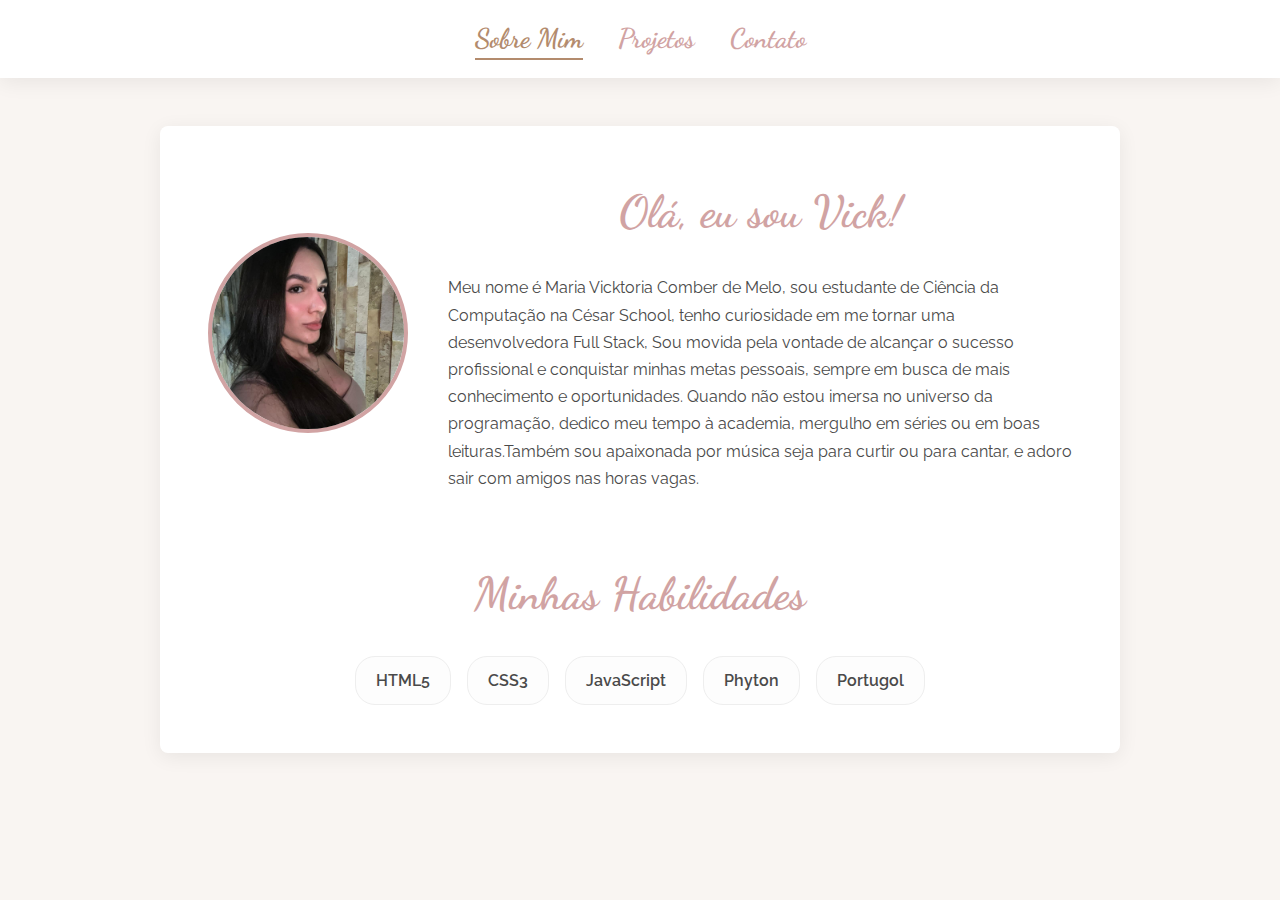
<file: index.html>
<!DOCTYPE html>
<html lang="pt-br">
<head>
    <meta charset="UTF-8">
    <meta name="viewport" content="width=device-width, initial-scale=1.0">
    <title>Meu Portfólio</title>
    <link rel="stylesheet" href="style.css">
</head>
<body>

    <header>
        <nav class="navbar">
            <ul class="nav-links">
                <li><a href="index.html" class="active">Sobre Mim</a></li>
                <li><a href="projetos.html">Projetos</a></li>
                <li><a href="contato.html">Contato</a></li>
            </ul>
        </nav>
    </header>

    <main class="container">
        
        <section id="sobre" class="sobre-mim fade-in">
            <img src="imagens/imagemportfólio.jpeg" alt="Minha foto de perfil">
            <div>
                <h2>Olá, eu sou Vick!</h2>
                <p>
                    Meu nome é Maria Vicktoria Comber de Melo, sou estudante de Ciência da Computação na César School,
                    tenho curiosidade em me tornar uma desenvolvedora Full Stack, Sou movida pela vontade de alcançar
                    o sucesso profissional e conquistar minhas metas pessoais, sempre em busca de mais conhecimento e oportunidades.
                    Quando não estou imersa no universo da programação, dedico meu tempo à academia,
                    mergulho em séries ou em boas leituras.Também sou apaixonada por música seja para curtir ou para cantar,
                    e adoro sair com amigos nas horas vagas.
                </p>
            </div>
        </section>

        <section id="linguagens" class="fade-in">
            <h2>Minhas Habilidades</h2>
            <ul class="linguagens-lista">
                <li>HTML5</li>
                <li>CSS3</li>
                <li>JavaScript</li>
                <li>Phyton</li>
                <li>Portugol</li>
            </ul>
        </section>

    </main>

    <script src="script.js"></script>
</body>
</html>
</file>
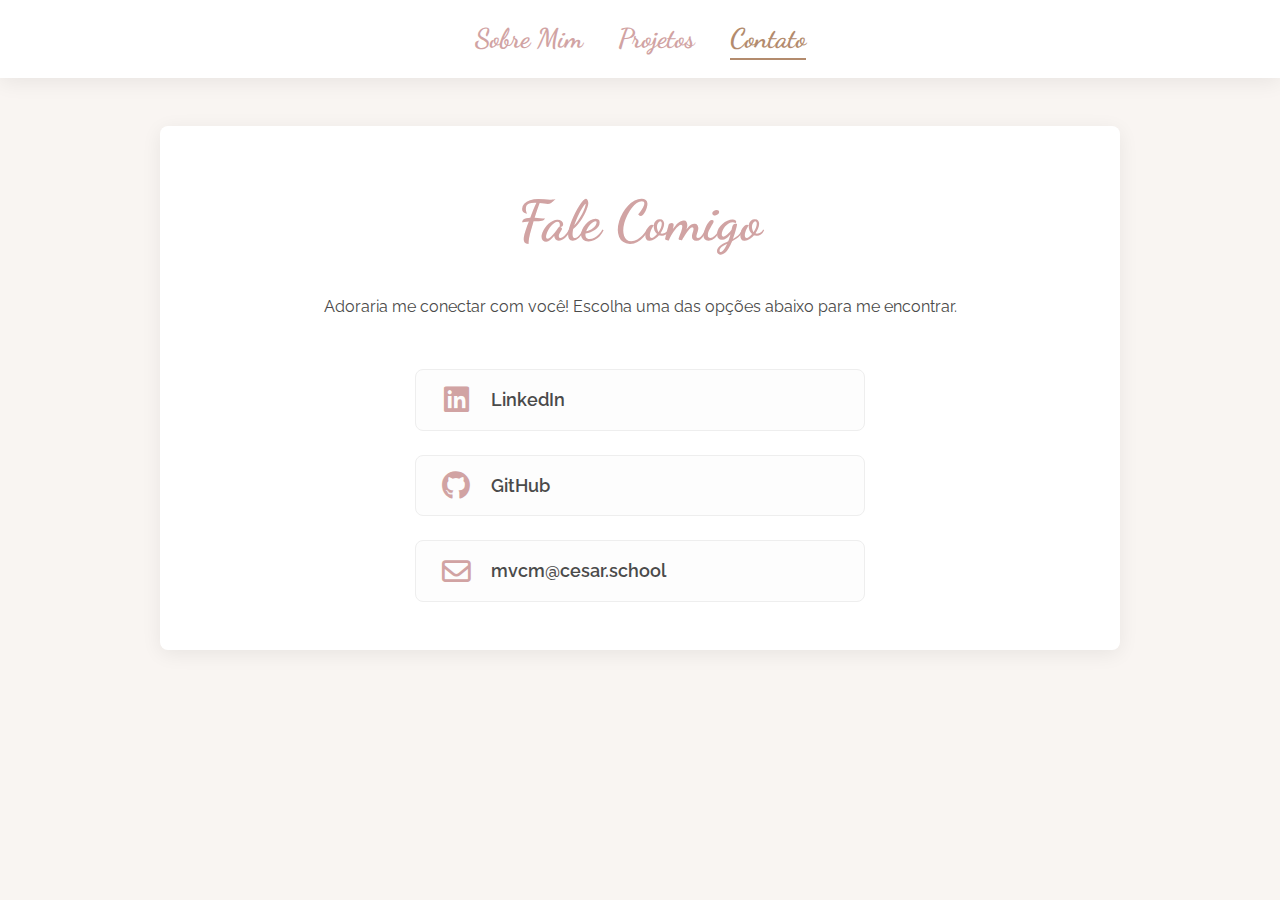
<file: contato.html>
<!DOCTYPE html>
<html lang="pt-br">
<head>
    <meta charset="UTF-8">
    <meta name="viewport" content="width=device-width, initial-scale=1.0">
    <title>Contato - Portfólio</title>
    <link rel="stylesheet" href="style.css">
    <link rel="stylesheet" href="https://cdnjs.cloudflare.com/ajax/libs/font-awesome/6.5.2/css/all.min.css">
</head>
<body>

    <header>
        <nav class="navbar">
            <ul class="nav-links">
                <li><a href="index.html">Sobre Mim</a></li>
                <li><a href="projetos.html">Projetos</a></li>
                <li><a href="contato.html" class="active">Contato</a></li>
            </ul>
        </nav>
    </header>

    <main class="container">
        <div class="fade-in">
            <h1>Fale Comigo</h1>
            <p style="text-align:center; margin-bottom: 3rem;">
                Adoraria me conectar com você! Escolha uma das opções abaixo para me encontrar.
            </p>
            
            <div class="contato-links-container">

                <a href="https://www.linkedin.com/in/vicktoria-melo/" target="_blank" class="contato-link">
                    <i class="fa-brands fa-linkedin"></i>
                    <span>LinkedIn</span>
                </a>

                <a href="https://github.com/vicktoriamelo" target="_blank" class="contato-link">
                    <i class="fa-brands fa-github"></i>
                    <span>GitHub</span>
                </a>

                <a href="mailto:mvcm@cesar.school" class="contato-link">
                    <i class="fa-regular fa-envelope"></i>
                    <span>mvcm@cesar.school</span>
                </a>

            </div>
        </div>
    </main>

    <script src="script.js"></script>
</body>
</html>
</file>
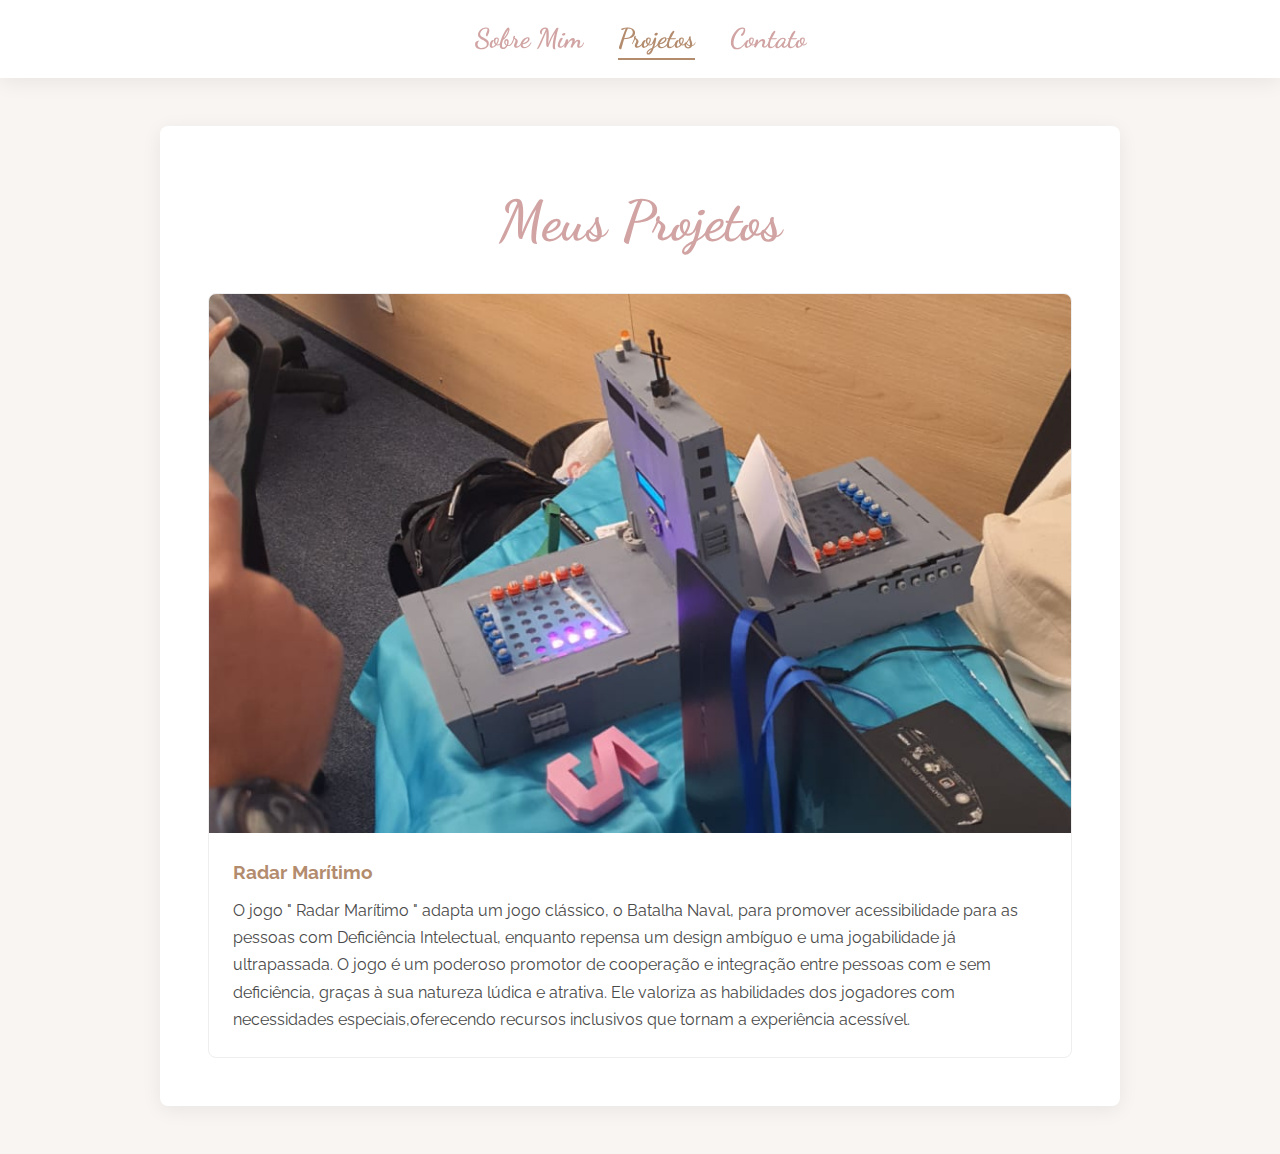
<file: projetos.html>
<!DOCTYPE html>
<html lang="pt-br">
<head>
    <meta charset="UTF-8">
    <meta name="viewport" content="width=device-width, initial-scale=1.0">
    <title>Meus Projetos - Portfólio</title>
    <link rel="stylesheet" href="style.css">
</head><body>

    <header>
        <nav class="navbar">
            <ul class="nav-links">
                <li><a href="index.html">Sobre Mim</a></li>
                <li><a href="projetos.html" class="active">Projetos</a></li>
                <li><a href="contato.html">Contato</a></li>
            </ul>
        </nav>
    </header>

    <main class="container">
        <h1>Meus Projetos</h1>
        
        <div class="projetos-grid">
            
            <div class="projeto-card fade-in">
                <div class="imagem-placeholder">
                    <img src="imagens/fotoporojeto1.jpeg"> 
                </div>
                <div class="projeto-info">
                    <h3>Radar Marítimo</h3>
                    <p>
                        O jogo " Radar Marítimo " adapta um jogo clássico, o Batalha Naval, 
                        para promover acessibilidade para as pessoas com Deficiência Intelectual,
                        enquanto repensa um design ambíguo e uma jogabilidade já ultrapassada.
                        O jogo é um poderoso promotor de cooperação e integração entre pessoas com e sem deficiência, 
                        graças à sua natureza lúdica e atrativa. Ele valoriza as habilidades dos jogadores
                        com necessidades especiais,oferecendo recursos inclusivos que tornam a experiência acessível.
                    </p>
                </div>
            </div>

                </div>
            </div>
            
        </div>
    </main>
    
    <script src="script.js"></script>
</body>
</html>
</file>
<file: style.css>
/* --- FONTES --- */
@import url('https://fonts.googleapis.com/css2?family=Dancing+Script:wght@700&family=Raleway:wght@400;700&display=swap');

/* --- PALETA DE CORES --- */
:root {
    --cor-fundo: #f9f5f2;
    --cor-container: #ffffff;
    --cor-destaque: #d1a3a3;
    --cor-texto: #4a4a4a;
    --cor-acento: #b38b6d;
    --sombra-caixa: 0 4px 20px rgba(0, 0, 0, 0.07);
}

/* --- ESTILOS GERAIS --- */
* {
    box-sizing: border-box;
    margin: 0;
    padding: 0;
}

body {
    font-family: 'Raleway', sans-serif;
    background-color: var(--cor-fundo);
    color: var(--cor-texto);
    line-height: 1.7;
}

.container {
    max-width: 960px;
    margin: 3rem auto;
    padding: 3rem;
    background-color: var(--cor-container);
    border-radius: 8px;
    box-shadow: var(--sombra-caixa);
}

h1, h2 {
    font-family: 'Dancing Script', cursive;
    color: var(--cor-destaque);
    text-align: center;
    margin-bottom: 1.5rem;
}

h1 { font-size: 3.5rem; }
h2 { font-size: 2.8rem; }

/* --- BARRA DE NAVEGAÇÃO --- */
.navbar {
    background-color: var(--cor-container);
    padding: 1rem 2rem;
    box-shadow: var(--sombra-caixa);
    display: flex;
    justify-content: center;
    align-items: center;
    position: sticky;
    top: 0;
    z-index: 100;
}

.nav-links {
    list-style: none;
    display: flex;
    gap: 35px;
}

.nav-links a {
    text-decoration: none;
    color: var(--cor-destaque);
    font-family: 'Dancing Script', cursive;
    font-size: 1.7rem;
    font-weight: 700;
    transition: color 0.3s ease;
}

.nav-links a:hover {
    color: var(--cor-acento);
}

.nav-links a.active {
    color: var(--cor-acento);
    position: relative;
}

.nav-links a.active::after {
    content: '';
    position: absolute;
    bottom: -5px;
    left: 0;
    width: 100%;
    height: 2px;
    background-color: var(--cor-acento);
}

/* --- PÁGINA PRINCIPAL (SOBRE MIM) --- */
.sobre-mim {
    display: flex;
    align-items: center;
    gap: 2.5rem;
    margin-bottom: 4rem;
}

.sobre-mim img {
    width: 200px;
    height: 200px;
    border-radius: 50%;
    border: 4px solid var(--cor-destaque);
    object-fit: cover;
}

.linguagens-lista {
    list-style: none;
    display: flex;
    justify-content: center;
    flex-wrap: wrap;
    gap: 1rem;
}

.linguagens-lista li {
    background-color: #fdfdfd;
    padding: 10px 20px;
    border-radius: 20px;
    border: 1px solid #eee;
    font-weight: 600;
    transition: all 0.3s ease;
}

.linguagens-lista li:hover {
    border-color: var(--cor-destaque);
    color: var(--cor-destaque);
    transform: translateY(-3px);
}

/* --- PÁGINA DE PROJETOS --- */
.projetos-grid {
    display: grid;
    grid-template-columns: repeat(auto-fit, minmax(300px, 1fr));
    gap: 2rem;
}

.projeto-card {
    background: #fff;
    border: 1px solid #eee;
    border-radius: 8px;
    overflow: hidden; 
    transition: transform 0.3s ease, box-shadow 0.3s ease;
}

.projeto-card img {
    width: 100%; 
    display: block; 
    aspect-ratio: 16 / 10;
    object-fit: cover; 
}

.imagem-placeholder {
    aspect-ratio: 16 / 10;
    background-color: #f0f0f0;
    display: flex;
    align-items: center;
    justify-content: center;
    color: #b0b0b0;
    font-family: 'Raleway', sans-serif;
    font-size: 0.9rem;
    font-weight: 600;
}

.projeto-info {
    padding: 1.5rem; 
}

.projeto-card:hover {
    transform: translateY(-5px);
    box-shadow: 0 8px 25px rgba(0, 0, 0, 0.08);
}

.projeto-card h3 {
    color: var(--cor-acento);
    margin-bottom: 0.5rem;
}

/* --- PÁGINA DE CONTATO --- */
.contato-links-container {
    display: flex;
    flex-direction: column;
    gap: 1.5rem;
    max-width: 450px;
    margin: 0 auto;
}

.contato-link {
    display: flex;
    align-items: center;
    padding: 15px 25px;
    background-color: #fdfdfd;
    border: 1px solid #eee;
    border-radius: 8px;
    text-decoration: none;
    color: var(--cor-texto);
    font-weight: 600;
    font-size: 1.1rem;
    transition: all 0.3s ease;
}

.contato-link:hover {
    transform: translateY(-4px);
    box-shadow: var(--sombra-caixa);
    border-color: var(--cor-destaque);
}

.contato-link i {
    font-size: 1.8rem;
    color: var(--cor-destaque);
    margin-right: 20px;
    width: 30px;
    text-align: center;
}

/* --- ANIMAÇÃO FADE-IN --- */
.fade-in {
    opacity: 0;
    transform: translateY(30px);
    transition: opacity 0.6s ease-out, transform 0.6s ease-out;
}

.fade-in.visible {
    opacity: 1;
    transform: translateY(0);
}
</file>
